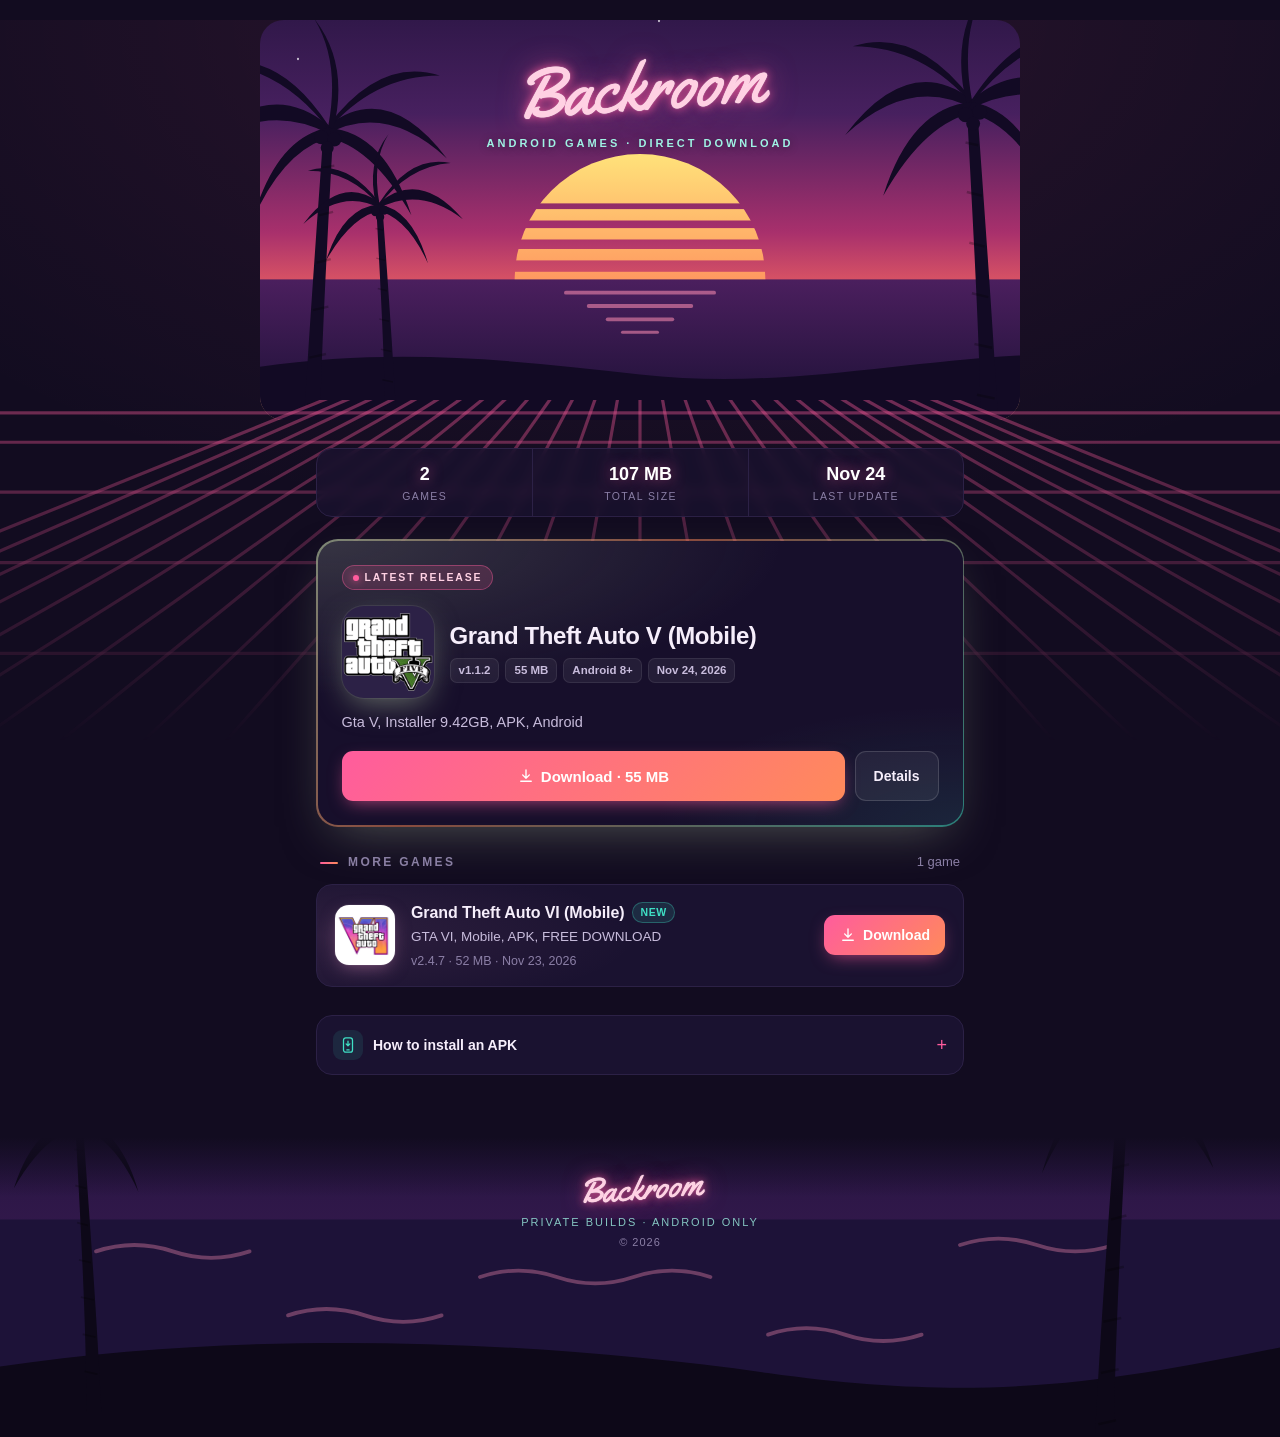
<file: docs/index.html>
<!doctype html>
<html lang="en">
<head>
  <meta charset="utf-8">
  <meta name="viewport" content="width=device-width, initial-scale=1, viewport-fit=cover">
  <meta name="robots" content="noindex, nofollow">
  <meta name="monetag" content="6782101a242589d59f6271af67c3140b">
  <meta name="theme-color" content="#1b1035">
  <title>Backroom</title>
  <link rel="icon" href="favicon.svg" type="image/svg+xml">
  <link rel="preconnect" href="https://fonts.googleapis.com">
  <link rel="preconnect" href="https://fonts.gstatic.com" crossorigin>
  <link href="https://fonts.googleapis.com/css2?family=Yellowtail&display=swap" rel="stylesheet">
  <link rel="stylesheet" href="style.css">
  <link rel="stylesheet" href="more.css">
</head>
<body>
  <svg width="0" height="0" style="position:absolute" aria-hidden="true">
    <defs>
      <symbol id="palm" viewBox="0 0 240 420">
        <path d="M104 420 C108 330 116 220 124 108 L132 110 C126 222 120 330 120 420 Z"/>
        <path d="M108 380 l14 -3 M110 340 l14 -3 M112 300 l14 -3 M115 260 l13 -3 M118 220 l12 -3 M120 180 l12 -3 M123 140 l10 -2" stroke="#000" stroke-opacity=".25" stroke-width="2"/>
        <path d="M128 104 Q178 66 228 132 Q176 84 126 112Z"/>
        <path d="M128 104 Q172 46 222 62 Q166 62 126 110Z"/>
        <path d="M128 104 Q74 60 18 126 Q74 82 130 112Z"/>
        <path d="M128 104 Q86 40 34 52 Q90 56 130 110Z"/>
        <path d="M128 104 Q138 50 116 14 Q146 52 132 108Z"/>
        <path d="M128 106 Q176 110 198 180 Q164 120 124 114Z"/>
        <path d="M128 106 Q84 114 64 184 Q92 122 132 114Z"/>
        <circle cx="122" cy="114" r="6"/><circle cx="133" cy="116" r="6"/><circle cx="127" cy="123" r="5.5"/>
      </symbol>
      <linearGradient id="sky" x1="0" y1="0" x2="0" y2="1">
        <stop offset="0" stop-color="#1b1035"/>
        <stop offset=".38" stop-color="#47205f"/>
        <stop offset=".62" stop-color="#a8306c"/>
        <stop offset=".8" stop-color="#ff6f5e"/>
        <stop offset=".92" stop-color="#ffb86b"/>
      </linearGradient>
      <linearGradient id="sun" x1="0" y1="0" x2="0" y2="1">
        <stop offset="0" stop-color="#ffe27a"/>
        <stop offset=".6" stop-color="#ff8a5b"/>
        <stop offset="1" stop-color="#ff4f8b"/>
      </linearGradient>
      <linearGradient id="sea" x1="0" y1="0" x2="0" y2="1">
        <stop offset="0" stop-color="#4b1f5e"/>
        <stop offset="1" stop-color="#1a1034"/>
      </linearGradient>
      <mask id="sunCut">
        <rect width="400" height="260" fill="#fff"/>
        <rect x="0" y="146" width="400" height="3" fill="#000"/>
        <rect x="0" y="155" width="400" height="4" fill="#000"/>
        <rect x="0" y="165" width="400" height="5" fill="#000"/>
        <rect x="0" y="176" width="400" height="6" fill="#000"/>
      </mask>
    </defs>
  </svg>

  <header class="hero">
    <svg class="scene" viewBox="0 0 400 260" preserveAspectRatio="xMidYMax slice" aria-hidden="true">
      <rect width="400" height="260" fill="url(#sky)"/>
      <g fill="#fff" opacity=".7">
        <circle cx="40" cy="22" r=".9"/><circle cx="92" cy="40" r=".7"/><circle cx="150" cy="16" r="1"/><circle cx="262" cy="30" r=".8"/>
        <circle cx="318" cy="14" r="1"/><circle cx="360" cy="46" r=".7"/><circle cx="210" cy="50" r=".6"/><circle cx="20" cy="70" r=".6"/>
      </g>
      <circle cx="200" cy="186" r="66" fill="url(#sun)" mask="url(#sunCut)"/>
      <rect y="186" width="400" height="74" fill="url(#sea)"/>
      <g fill="#ff8fb4" opacity=".55">
        <rect x="160" y="192" width="80" height="2" rx="1"/>
        <rect x="172" y="199" width="56" height="2" rx="1"/>
        <rect x="182" y="206" width="36" height="2" rx="1"/>
        <rect x="190" y="213" width="20" height="1.6" rx=".8"/>
      </g>
      <path d="M0 232 C70 222 130 228 200 236 S330 230 400 226 V260 H0Z" fill="#120a24"/>
      <g fill="#120a24">
        <use href="#palm" x="-44" y="40" width="150" height="262"/>
        <use href="#palm" x="18" y="104" width="96" height="168" transform="translate(132 0) scale(-1 1)"/>
        <use href="#palm" x="300" y="22" width="160" height="280" transform="translate(760 0) scale(-1 1)"/>
      </g>
    </svg>
    <div class="brand">
      <h1 class="wordmark">Backroom</h1>
      <p class="kicker">Android games · Direct download</p>
    </div>
  </header>

  <svg class="floor" viewBox="0 0 400 300" preserveAspectRatio="xMidYMin slice" aria-hidden="true"><g stroke="#ff5c9d" stroke-opacity=".4" stroke-width="1" vector-effect="non-scaling-stroke"><line x1="200" y1="-40" x2="-640" y2="300"/><line x1="200" y1="-40" x2="-580" y2="300"/><line x1="200" y1="-40" x2="-520" y2="300"/><line x1="200" y1="-40" x2="-460" y2="300"/><line x1="200" y1="-40" x2="-400" y2="300"/><line x1="200" y1="-40" x2="-340" y2="300"/><line x1="200" y1="-40" x2="-280" y2="300"/><line x1="200" y1="-40" x2="-220" y2="300"/><line x1="200" y1="-40" x2="-160" y2="300"/><line x1="200" y1="-40" x2="-100" y2="300"/><line x1="200" y1="-40" x2="-40" y2="300"/><line x1="200" y1="-40" x2="20" y2="300"/><line x1="200" y1="-40" x2="80" y2="300"/><line x1="200" y1="-40" x2="140" y2="300"/><line x1="200" y1="-40" x2="200" y2="300"/><line x1="200" y1="-40" x2="260" y2="300"/><line x1="200" y1="-40" x2="320" y2="300"/><line x1="200" y1="-40" x2="380" y2="300"/><line x1="200" y1="-40" x2="440" y2="300"/><line x1="200" y1="-40" x2="500" y2="300"/><line x1="200" y1="-40" x2="560" y2="300"/><line x1="200" y1="-40" x2="620" y2="300"/><line x1="200" y1="-40" x2="680" y2="300"/><line x1="200" y1="-40" x2="740" y2="300"/><line x1="200" y1="-40" x2="800" y2="300"/><line x1="200" y1="-40" x2="860" y2="300"/><line x1="200" y1="-40" x2="920" y2="300"/><line x1="200" y1="-40" x2="980" y2="300"/><line x1="200" y1="-40" x2="1040" y2="300"/><line x1="-600" y1="4.0" x2="1000" y2="4.0"/><line x1="-600" y1="13.2" x2="1000" y2="13.2"/><line x1="-600" y1="28.8" x2="1000" y2="28.8"/><line x1="-600" y1="50.8" x2="1000" y2="50.8"/><line x1="-600" y1="79.2" x2="1000" y2="79.2"/><line x1="-600" y1="114.0" x2="1000" y2="114.0"/><line x1="-600" y1="155.2" x2="1000" y2="155.2"/><line x1="-600" y1="202.8" x2="1000" y2="202.8"/><line x1="-600" y1="256.8" x2="1000" y2="256.8"/><line x1="-600" y1="317.2" x2="1000" y2="317.2"/></g></svg>

  <main class="wrap">
    <div class="stats" id="stats" hidden>
      <div><b id="st-games">0</b><span>Games</span></div>
      <div><b id="st-size">0 MB</b><span>Total size</span></div>
      <div><b id="st-date">—</b><span>Last update</span></div>
    </div>

    <section id="featured"></section>

    <div class="section-head" id="more-head">
      <h2 id="more-title">Games</h2>
      <span class="count" id="count"></span>
    </div>

    <section class="list" id="list" aria-live="polite">
      <div class="skeleton"></div><div class="skeleton"></div><div class="skeleton"></div>
    </section>

    <details class="help">
      <summary>
        <span class="help-ic" aria-hidden="true"><svg viewBox="0 0 24 24" width="18" height="18"><rect x="6" y="2.5" width="12" height="19" rx="3" fill="none" stroke="currentColor" stroke-width="1.7"/><path d="M12 7v6m0 0l-2.5-2.5M12 13l2.5-2.5" stroke="currentColor" stroke-width="1.7" fill="none" stroke-linecap="round" stroke-linejoin="round"/><path d="M10.5 18.5h3" stroke="currentColor" stroke-width="1.7" stroke-linecap="round"/></svg></span>
        How to install an APK
      </summary>
      <ol class="steps">
        <li><b>Download</b><span>Tap Download and wait for it to finish.</span></li>
        <li><b>Open</b><span>Open the file from the notification or from Files → Downloads.</span></li>
        <li><b>Allow &amp; install</b><span>If your phone asks, allow installs from this source (Settings → Install unknown apps), then tap Install.</span></li>
      </ol>
      <p>For a new version, just install over the old one. Your progress is kept.</p>
    </details>
  </main>

  <footer class="beach">
    <svg class="beach-scene" viewBox="0 0 400 190" preserveAspectRatio="xMidYMax slice" aria-hidden="true">
      <defs>
        <linearGradient id="night" x1="0" y1="0" x2="0" y2="1">
          <stop offset="0" stop-color="#120c20"/>
          <stop offset=".55" stop-color="#2a1645"/>
          <stop offset="1" stop-color="#4a1f5c"/>
        </linearGradient>
      </defs>
      <rect width="400" height="190" fill="url(#night)"/>
      <circle cx="318" cy="58" r="15" fill="#ffe9f2" opacity=".9"/>
      <circle cx="324" cy="54" r="14" fill="#2a1645" opacity=".95"/>
      <g fill="#fff" opacity=".55"><circle cx="60" cy="40" r=".8"/><circle cx="140" cy="60" r=".6"/><circle cx="230" cy="34" r=".9"/><circle cx="370" cy="96" r=".6"/><circle cx="20" cy="90" r=".7"/></g>
      <path d="M0 122 H400 V190 H0Z" fill="#1d1238"/>
      <g stroke="#ff8fb4" stroke-opacity=".35" stroke-width="1.2" fill="none" stroke-linecap="round">
        <path d="M30 132 q12 -4 24 0 t24 0"/><path d="M150 140 q12 -4 24 0 t24 0 t24 0"/><path d="M300 130 q12 -4 24 0 t24 0"/>
        <path d="M90 152 q12 -4 24 0 t24 0"/><path d="M240 158 q12 -4 24 0 t24 0"/>
      </g>
      <path d="M0 168 C80 156 170 160 240 170 S350 172 400 162 V190 H0Z" fill="#0d0818"/>
      <g fill="#0d0818">
        <use href="#palm" x="300" y="34" width="96" height="168"/>
        <use href="#palm" x="-62" y="60" width="70" height="122" transform="scale(-1 1)"/>
      </g>
    </svg>
    <div class="beach-in">
      <div class="sign">Backroom</div>
      <p>Private builds · Android only</p>
      <p class="copy">© <span id="year"></span></p>
    </div>
  </footer>

  <dialog class="sheet" id="sheet">
    <div class="sheet-in">
      <button class="close" id="close" aria-label="Close">
        <svg viewBox="0 0 24 24" width="20" height="20"><path d="M6 6l12 12M18 6L6 18" stroke="currentColor" stroke-width="1.8" stroke-linecap="round"/></svg>
      </button>
      <div class="sheet-head">
        <img class="icon lg" id="s-icon" alt="">
        <div>
          <h2 id="s-name"></h2>
          <p class="meta" id="s-meta"></p>
        </div>
      </div>
      <a class="btn primary wide" id="s-dl" download>
        <svg viewBox="0 0 24 24" width="18" height="18"><path d="M12 4v11m0 0l-4.5-4.5M12 15l4.5-4.5M5 19h14" stroke="currentColor" stroke-width="1.8" fill="none" stroke-linecap="round" stroke-linejoin="round"/></svg>
        <span id="s-dl-label">Download</span>
      </a>
      <div class="shots" id="s-shots"></div>
      <p class="body" id="s-desc"></p>
      <div id="s-log-wrap">
        <h3>What's new</h3>
        <p class="body" id="s-log"></p>
      </div>
      <dl class="facts" id="s-facts"></dl>
    </div>
  </dialog>

  <script src="app.js"></script>
</body>
</html>
</file>
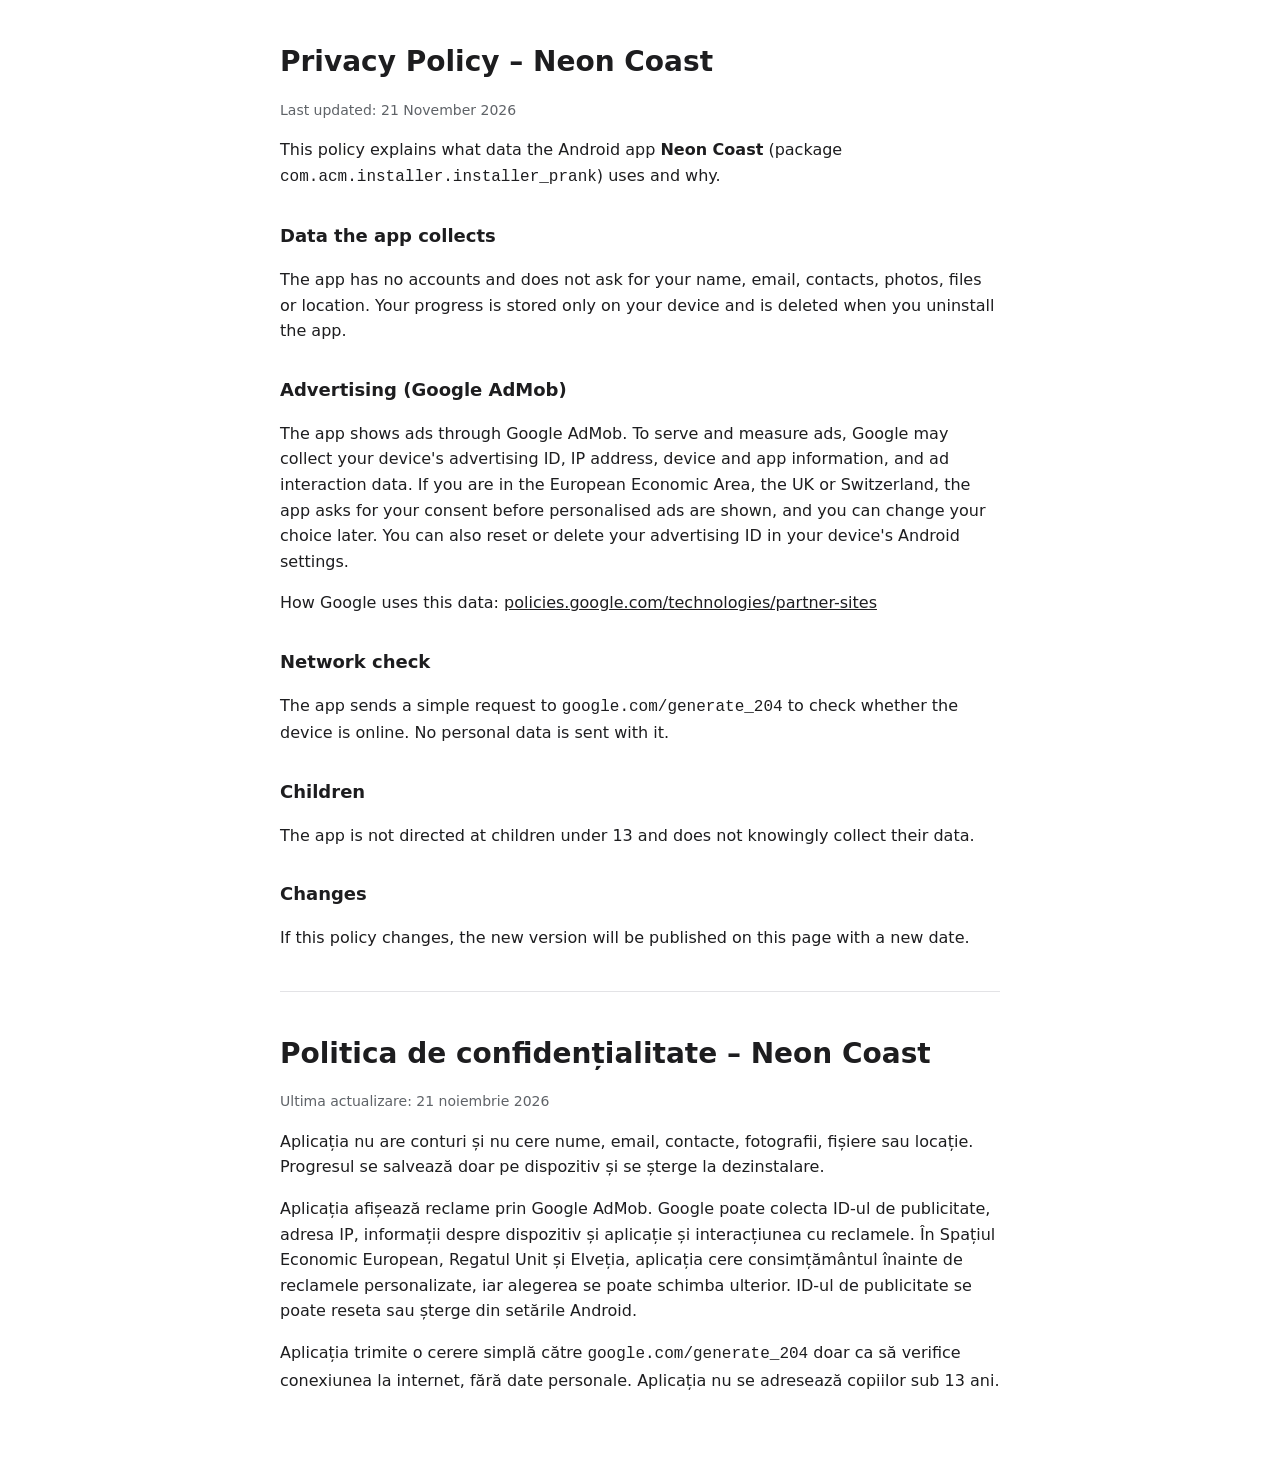
<file: docs/privacy-neon-coast.html>
<!doctype html>
<html lang="en">
<head>
  <meta charset="utf-8">
  <meta name="viewport" content="width=device-width, initial-scale=1">
  <title>Neon Coast Privacy Policy</title>
  <link rel="icon" href="favicon.svg" type="image/svg+xml">
  <style>
    :root { --bg:#ffffff; --fg:#1d1d1f; --muted:#5f6368; --line:#e3e3e6; }
    @media (prefers-color-scheme: dark) { :root { --bg:#141416; --fg:#ececf0; --muted:#a0a0a8; --line:#2c2c31; } }
    body { margin:0; background:var(--bg); color:var(--fg); font:16px/1.6 system-ui, -apple-system, "Segoe UI", Roboto, sans-serif; }
    main { max-width:720px; margin:0 auto; padding:40px 16px 64px; }
    h1 { font-size:28px; margin:0 0 4px; }
    h2 { font-size:18px; margin:32px 0 8px; }
    p, li { color:var(--fg); }
    .muted { color:var(--muted); font-size:14px; }
    hr { border:0; border-top:1px solid var(--line); margin:40px 0; }
    a { color:inherit; }
  </style>
</head>
<body>
<main>
  <h1>Privacy Policy – Neon Coast</h1>
  <p class="muted">Last updated: 21 November 2026</p>

  <p>This policy explains what data the Android app <strong>Neon Coast</strong> (package <code>com.acm.installer.installer_prank</code>) uses and why.</p>

  <h2>Data the app collects</h2>
  <p>The app has no accounts and does not ask for your name, email, contacts, photos, files or location. Your progress is stored only on your device and is deleted when you uninstall the app.</p>

  <h2>Advertising (Google AdMob)</h2>
  <p>The app shows ads through Google AdMob. To serve and measure ads, Google may collect your device's advertising ID, IP address, device and app information, and ad interaction data. If you are in the European Economic Area, the UK or Switzerland, the app asks for your consent before personalised ads are shown, and you can change your choice later. You can also reset or delete your advertising ID in your device's Android settings.</p>
  <p>How Google uses this data: <a href="https://policies.google.com/technologies/partner-sites" rel="noopener">policies.google.com/technologies/partner-sites</a></p>

  <h2>Network check</h2>
  <p>The app sends a simple request to <code>google.com/generate_204</code> to check whether the device is online. No personal data is sent with it.</p>

  <h2>Children</h2>
  <p>The app is not directed at children under 13 and does not knowingly collect their data.</p>

  <h2>Changes</h2>
  <p>If this policy changes, the new version will be published on this page with a new date.</p>

  <hr>

  <h1>Politica de confidențialitate – Neon Coast</h1>
  <p class="muted">Ultima actualizare: 21 noiembrie 2026</p>

  <p>Aplicația nu are conturi și nu cere nume, email, contacte, fotografii, fișiere sau locație. Progresul se salvează doar pe dispozitiv și se șterge la dezinstalare.</p>
  <p>Aplicația afișează reclame prin Google AdMob. Google poate colecta ID-ul de publicitate, adresa IP, informații despre dispozitiv și aplicație și interacțiunea cu reclamele. În Spațiul Economic European, Regatul Unit și Elveția, aplicația cere consimțământul înainte de reclamele personalizate, iar alegerea se poate schimba ulterior. ID-ul de publicitate se poate reseta sau șterge din setările Android.</p>
  <p>Aplicația trimite o cerere simplă către <code>google.com/generate_204</code> doar ca să verifice conexiunea la internet, fără date personale. Aplicația nu se adresează copiilor sub 13 ani.</p>
</main>
</body>
</html>
</file>
<file: docs/style.css>
:root {
  --bg: #120c20;
  --card: #1a1230;
  --card-hover: #201638;
  --line: #2c2146;
  --line-strong: #43325f;
  --text: #f6eefb;
  --soft: #c8bcdc;
  --muted: #8b7fa6;
  --pink: #ff5c9d;
  --coral: #ff8a5b;
  --teal: #3fe0c5;
  --radius: 16px;
  color-scheme: dark;
}

* { box-sizing: border-box; }
[hidden] { display: none !important; }
html { -webkit-text-size-adjust: 100%; background: var(--bg); }
body {
  margin: 0;
  min-height: 100vh;
  background:
    radial-gradient(120% 60% at 50% 0%, rgba(255, 92, 157, .10), transparent 60%),
    var(--bg);
  color: var(--text);
  font: 15px/1.45 -apple-system, BlinkMacSystemFont, "Segoe UI", Inter, Roboto, "Helvetica Neue", sans-serif;
  -webkit-font-smoothing: antialiased;
  -webkit-tap-highlight-color: transparent;
}

/* hero */
.hero {
  position: relative;
  height: calc(250px + env(safe-area-inset-top));
  overflow: hidden;
  isolation: isolate;
}
.scene { position: absolute; inset: 0; width: 100%; height: 100%; display: block; z-index: -1; }
.hero::after {
  content: ""; position: absolute; left: 0; right: 0; bottom: 0; height: 40px;
  background: linear-gradient(transparent, var(--bg));
}
.brand {
  position: relative;
  text-align: center;
  padding: calc(30px + env(safe-area-inset-top)) 16px 0;
}
.wordmark {
  margin: 0;
  font-family: "Yellowtail", "Brush Script MT", cursive;
  font-weight: 400;
  font-size: 58px;
  line-height: 1;
  color: #ffd1e3;
  text-shadow: 0 0 1px #fff, 0 0 10px rgba(255, 92, 157, .9), 0 0 28px rgba(255, 92, 157, .55);
  transform: rotate(-4deg);
}
.kicker {
  margin: 14px 0 0;
  font-size: 11px;
  font-weight: 600;
  letter-spacing: 3px;
  text-transform: uppercase;
  color: #9ff3e4;
  text-shadow: 0 1px 8px rgba(0, 0, 0, .4);
}

.wrap {
  max-width: 680px;
  margin: 0 auto;
  padding: 6px 16px calc(32px + env(safe-area-inset-bottom));
}

.section-head {
  display: flex; align-items: baseline; justify-content: space-between;
  padding: 0 4px 12px;
}
.section-head h2 {
  margin: 0; font-size: 12px; font-weight: 700; letter-spacing: 2.4px; text-transform: uppercase; color: var(--muted);
}
.count { color: var(--muted); font-size: 13px; }

.list { display: flex; flex-direction: column; gap: 10px; }

.game {
  position: relative;
  display: flex;
  align-items: center;
  gap: 14px;
  padding: 14px;
  background: var(--card);
  border: 1px solid var(--line);
  border-radius: var(--radius);
  cursor: pointer;
  overflow: hidden;
  transition: border-color .15s, background .15s, transform .15s;
}
.game::before {
  content: ""; position: absolute; left: 0; top: 14px; bottom: 14px; width: 3px; border-radius: 0 3px 3px 0;
  background: linear-gradient(var(--pink), var(--coral));
  opacity: 0; transition: opacity .15s;
}
.game:hover { border-color: var(--line-strong); background: var(--card-hover); }
.game:hover::before { opacity: 1; }
.game:active { transform: scale(.99); }

.icon {
  width: 60px; height: 60px;
  border-radius: 14px;
  flex: none;
  object-fit: cover;
  background: var(--line);
  box-shadow: 0 4px 14px rgba(0, 0, 0, .35);
}
.icon.lg { width: 76px; height: 76px; border-radius: 18px; }

.info { flex: 1; min-width: 0; }
.name-row { display: flex; align-items: center; gap: 8px; min-width: 0; }
.name { margin: 0; font-size: 16px; font-weight: 650; letter-spacing: -.1px; white-space: nowrap; overflow: hidden; text-overflow: ellipsis; }
.tag {
  flex: none;
  font-size: 10.5px; font-weight: 700; letter-spacing: .6px; text-transform: uppercase;
  padding: 2px 7px;
  border-radius: 99px;
  color: var(--teal);
  background: rgba(63, 224, 197, .12);
  border: 1px solid rgba(63, 224, 197, .3);
}
.desc {
  margin: 3px 0 0;
  color: var(--soft);
  font-size: 13.5px;
  display: -webkit-box; -webkit-line-clamp: 2; -webkit-box-orient: vertical; overflow: hidden;
}
.meta { margin: 5px 0 0; color: var(--muted); font-size: 12.5px; font-variant-numeric: tabular-nums; }

.btn {
  display: inline-flex; align-items: center; justify-content: center; gap: 6px;
  flex: none;
  min-height: 40px;
  padding: 0 15px;
  border-radius: 11px;
  border: none;
  background: linear-gradient(135deg, var(--pink), var(--coral));
  color: #fff;
  font: inherit; font-size: 14px; font-weight: 650;
  text-decoration: none;
  cursor: pointer;
  box-shadow: 0 6px 18px -6px rgba(255, 92, 157, .7);
  transition: filter .15s, transform .15s;
}
.btn:hover { filter: brightness(1.08); }
.btn:active { transform: translateY(1px); }
.btn.wide { width: 100%; min-height: 50px; font-size: 15px; }

@media (max-width: 480px) {
  .game .btn .lbl { display: none; }
  .game .btn { width: 44px; padding: 0; }
  .icon { width: 56px; height: 56px; border-radius: 13px; }
  .wordmark { font-size: 52px; }
}

.skeleton { height: 90px; border-radius: var(--radius); background: var(--card); border: 1px solid var(--line); animation: pulse 1.2s ease-in-out infinite alternate; }
@keyframes pulse { to { opacity: .45; } }

.empty { text-align: center; color: var(--muted); padding: 44px 16px; border: 1px dashed var(--line-strong); border-radius: var(--radius); }

.help {
  margin-top: 28px;
  background: var(--card);
  border: 1px solid var(--line);
  border-radius: var(--radius);
  padding: 0 16px;
}
.help summary { cursor: pointer; padding: 14px 0; font-weight: 600; font-size: 14px; list-style: none; display: flex; justify-content: space-between; }
.help summary::-webkit-details-marker { display: none; }
.help summary::after { content: "+"; color: var(--pink); font-weight: 400; font-size: 18px; line-height: 1; }
.help[open] summary::after { content: "−"; }
.help ol { margin: 0 0 8px; padding-left: 20px; color: var(--soft); font-size: 14px; }
.help li { margin-bottom: 6px; }
.help li::marker { color: var(--pink); font-weight: 700; }
.help b { color: var(--text); }
.help p { color: var(--muted); font-size: 13px; margin: 0 0 14px; }

.foot {
  display: flex; align-items: flex-end; justify-content: center; gap: 8px;
  color: var(--muted); font-size: 12px; letter-spacing: 1px;
  padding: 36px 0 0;
}
.foot svg { fill: var(--line-strong); }

/* detail sheet */
.sheet {
  border: none; padding: 0;
  width: 100%; max-width: 560px;
  max-height: 88vh;
  margin: auto auto 0;
  border-radius: 22px 22px 0 0;
  background: var(--card); color: var(--text);
  box-shadow: 0 -10px 40px rgba(0, 0, 0, .5);
}
.sheet::before {
  content: ""; display: block; height: 3px;
  background: linear-gradient(90deg, var(--pink), var(--coral), var(--teal));
}
.sheet::backdrop { background: rgba(8, 4, 16, .6); backdrop-filter: blur(3px); }
.sheet[open] { animation: up .22s ease-out; }
@keyframes up { from { transform: translateY(24px); opacity: 0; } }
.sheet-in { position: relative; padding: 22px 20px calc(24px + env(safe-area-inset-bottom)); }
.close {
  position: absolute; top: 14px; right: 14px;
  width: 36px; height: 36px; border-radius: 50%;
  border: none; background: var(--line); color: var(--soft);
  display: flex; align-items: center; justify-content: center; cursor: pointer;
}
.sheet-head { display: flex; gap: 16px; align-items: center; padding-right: 40px; margin-bottom: 18px; }
.sheet h2 { margin: 0; font-size: 21px; letter-spacing: -.3px; }
.sheet h3 { margin: 22px 0 6px; font-size: 11.5px; text-transform: uppercase; letter-spacing: 1.6px; color: var(--teal); font-weight: 700; }
.sheet .body { margin: 18px 0 0; color: var(--soft); white-space: pre-line; font-size: 14.5px; }
.sheet h3 + .body { margin-top: 0; }
.facts { display: grid; grid-template-columns: 1fr 1fr; gap: 1px; background: var(--line); border: 1px solid var(--line); border-radius: 12px; overflow: hidden; margin: 22px 0 0; }
.facts div { background: var(--card); padding: 10px 12px; }
.facts dt { font-size: 11.5px; color: var(--muted); }
.facts dd { margin: 2px 0 0; font-size: 14px; font-weight: 600; font-variant-numeric: tabular-nums; }

@media (min-width: 640px) {
  .hero { height: 400px; max-width: 760px; margin: 20px auto 0; border-radius: 24px; }
  .hero::after { display: none; }
  .brand { padding-top: 32px; }
  .wordmark { font-size: 70px; }
  .wrap { padding-top: 28px; }
  .game { padding: 16px 18px; gap: 16px; }
  .sheet { margin: auto; border-radius: 22px; }
  .sheet-in { padding: 26px 28px 28px; }
}
</file>
<file: docs/more.css>
/* ───────── richer content below the hero ───────── */

body { overflow-x: hidden; }

/* neon perspective floor under the hero */
.floor {
  position: absolute; left: 0; top: calc(236px + env(safe-area-inset-top));
  width: 100%; height: 300px;
  z-index: 0; pointer-events: none; display: block;
  -webkit-mask-image: linear-gradient(#000 0%, rgba(0,0,0,.6) 35%, transparent 90%);
          mask-image: linear-gradient(#000 0%, rgba(0,0,0,.6) 35%, transparent 90%);
}

.wrap { position: relative; z-index: 1; }

/* stats */
.stats {
  display: grid; grid-template-columns: repeat(3, 1fr);
  margin: 0 0 18px;
  background: rgba(26, 18, 48, .72);
  border: 1px solid var(--line);
  border-radius: var(--radius);
  backdrop-filter: blur(6px);
  -webkit-backdrop-filter: blur(6px);
}
.stats div { padding: 12px 10px; text-align: center; }
.stats div + div { border-left: 1px solid var(--line); }
.stats b { display: block; font-size: 18px; font-weight: 700; font-variant-numeric: tabular-nums; color: #fff; text-shadow: 0 0 14px rgba(255, 92, 157, .55); }
.stats span { display: block; margin-top: 2px; font-size: 10.5px; letter-spacing: 1.4px; text-transform: uppercase; color: var(--muted); }

/* featured game */
.feature {
  --tint: 255, 92, 157;
  position: relative;
  margin-bottom: 26px;
  border-radius: 22px;
  padding: 1.5px;
  background: linear-gradient(135deg, rgba(var(--tint), .9), rgba(255, 138, 91, .5) 40%, rgba(63, 224, 197, .55));
  box-shadow: 0 18px 50px -18px rgba(var(--tint), .55);
}
.feature-in {
  position: relative;
  border-radius: 20.5px;
  padding: 18px;
  overflow: hidden;
  background:
    radial-gradient(120% 90% at 0% 0%, rgba(var(--tint), .28), transparent 60%),
    radial-gradient(80% 70% at 100% 100%, rgba(63, 224, 197, .10), transparent 60%),
    #170f2b;
}
.flabel {
  display: inline-flex; align-items: center; gap: 6px;
  font-size: 10.5px; font-weight: 700; letter-spacing: 1.8px; text-transform: uppercase;
  color: #ffd1e3;
  padding: 4px 10px; border-radius: 99px;
  background: rgba(255, 92, 157, .16); border: 1px solid rgba(255, 92, 157, .4);
}
.flabel::before { content: ""; width: 6px; height: 6px; border-radius: 50%; background: var(--pink); box-shadow: 0 0 8px var(--pink); }
.f-top { display: flex; gap: 16px; align-items: center; margin-top: 16px; }
.icon.xl {
  width: 92px; height: 92px; border-radius: 22px; cursor: pointer;
  box-shadow: 0 10px 30px -6px rgba(var(--tint), .7), 0 0 0 1px rgba(255, 255, 255, .08);
}
.f-title { min-width: 0; }
.f-title h2 { margin: 0; font-size: 24px; line-height: 1.15; letter-spacing: -.4px; cursor: pointer; }
.chips { display: flex; flex-wrap: wrap; gap: 6px; margin-top: 8px; }
.chips span {
  font-size: 11.5px; font-weight: 600; color: var(--soft);
  padding: 3px 8px; border-radius: 7px;
  background: rgba(255, 255, 255, .06); border: 1px solid rgba(255, 255, 255, .08);
  font-variant-numeric: tabular-nums;
}
.f-desc { margin: 14px 0 0; color: var(--soft); font-size: 14.5px; }
.f-shots {
  display: flex; gap: 8px; margin: 16px -18px 0; padding: 0 18px;
  overflow-x: auto; scroll-snap-type: x mandatory; scrollbar-width: none; cursor: pointer;
}
.f-shots::-webkit-scrollbar { display: none; }
.f-shots img { height: 180px; border-radius: 12px; flex: none; scroll-snap-align: start; object-fit: cover; border: 1px solid rgba(255, 255, 255, .08); }
.f-actions { display: flex; gap: 10px; margin-top: 18px; }
.f-actions .btn.wide { flex: 1; width: auto; }
.btn.ghost {
  background: rgba(255, 255, 255, .06); color: var(--text);
  border: 1px solid rgba(255, 255, 255, .14); box-shadow: none; min-height: 50px; padding: 0 18px;
}
.btn.ghost:hover { background: rgba(255, 255, 255, .1); filter: none; }

/* list cards tinted by icon colour */
.game {
  --tint: 255, 92, 157;
  background:
    radial-gradient(90% 140% at 0% 50%, rgba(var(--tint), .13), transparent 55%),
    var(--card);
}
.game:hover {
  background:
    radial-gradient(90% 140% at 0% 50%, rgba(var(--tint), .2), transparent 60%),
    var(--card-hover);
  border-color: rgba(var(--tint), .45);
}
.game::before { background: rgb(var(--tint)); box-shadow: 0 0 10px rgb(var(--tint)); }
.game .icon { box-shadow: 0 6px 18px -4px rgba(var(--tint), .55), 0 0 0 1px rgba(255, 255, 255, .06); }

.section-head h2::before {
  content: ""; display: inline-block; width: 18px; height: 2px; margin-right: 10px; vertical-align: middle;
  background: linear-gradient(90deg, var(--pink), var(--coral)); border-radius: 2px;
}

/* install help */
.help-ic { display: inline-flex; width: 30px; height: 30px; border-radius: 9px; align-items: center; justify-content: center; margin-right: 10px; color: var(--teal); background: rgba(63, 224, 197, .1); }
.help summary { align-items: center; justify-content: flex-start; }
.help summary::after { margin-left: auto; }
.help .steps { list-style: none; padding: 0; margin: 4px 0 12px; counter-reset: s; }
.steps li { counter-increment: s; position: relative; padding: 0 0 14px 40px; margin: 0; }
.steps li::before {
  content: counter(s); position: absolute; left: 0; top: 0;
  width: 26px; height: 26px; border-radius: 50%;
  display: flex; align-items: center; justify-content: center;
  font-size: 12px; font-weight: 700; color: #fff;
  background: linear-gradient(135deg, var(--pink), var(--coral));
}
.steps li:not(:last-child)::after { content: ""; position: absolute; left: 12.5px; top: 30px; bottom: 4px; width: 1px; background: var(--line-strong); }
.steps b { display: block; color: var(--text); font-size: 14px; }
.steps span { display: block; color: var(--soft); font-size: 13.5px; margin-top: 1px; }

/* sheet screenshots */
.shots { display: flex; gap: 8px; overflow-x: auto; margin: 18px -20px 0; padding: 0 20px; scroll-snap-type: x mandatory; scrollbar-width: none; }
.shots::-webkit-scrollbar { display: none; }
.shots img { height: 300px; max-width: 85%; border-radius: 14px; flex: none; object-fit: cover; scroll-snap-align: center; border: 1px solid var(--line); }

/* beach footer */
.beach { position: relative; margin-top: 30px; height: calc(230px + env(safe-area-inset-bottom)); overflow: hidden; isolation: isolate; }
.beach-scene { position: absolute; inset: 0; width: 100%; height: 100%; z-index: -1; display: block; }
.beach::before { content: ""; position: absolute; left: 0; right: 0; top: 0; height: 60px; background: linear-gradient(var(--bg), transparent); }
.beach-in { position: relative; text-align: center; padding-top: 34px; }
.sign {
  font-family: "Yellowtail", cursive; font-size: 34px; line-height: 1; color: #ffd1e3;
  text-shadow: 0 0 1px #fff, 0 0 8px rgba(255, 92, 157, .9), 0 0 22px rgba(255, 92, 157, .5);
  transform: rotate(-4deg);
  animation: flicker 6s infinite;
}
@keyframes flicker { 0%, 92%, 100% { opacity: 1; } 93% { opacity: .55; } 94% { opacity: 1; } 96% { opacity: .7; } }
@media (prefers-reduced-motion: reduce) { .sign { animation: none; } }
.beach-in p { margin: 10px 0 0; font-size: 11px; letter-spacing: 2px; text-transform: uppercase; color: #9ff3e4; opacity: .8; }
.beach-in .copy { margin-top: 4px; color: var(--muted); letter-spacing: 1px; opacity: 1; }

@media (max-width: 480px) {
  .feature-in { padding: 16px; }
  .f-shots { margin: 14px -16px 0; padding: 0 16px; }
  .f-shots img { height: 150px; }
  .icon.xl { width: 80px; height: 80px; border-radius: 20px; }
  .f-title h2 { font-size: 21px; }
  .f-actions .btn.ghost { padding: 0 14px; }
}
@media (min-width: 640px) {
  .floor { top: 400px; height: 380px; }
  .stats { margin-bottom: 22px; }
  .feature-in { padding: 24px; }
  .f-shots { margin: 18px -24px 0; padding: 0 24px; }
  .beach { height: 300px; }
}
</file>
